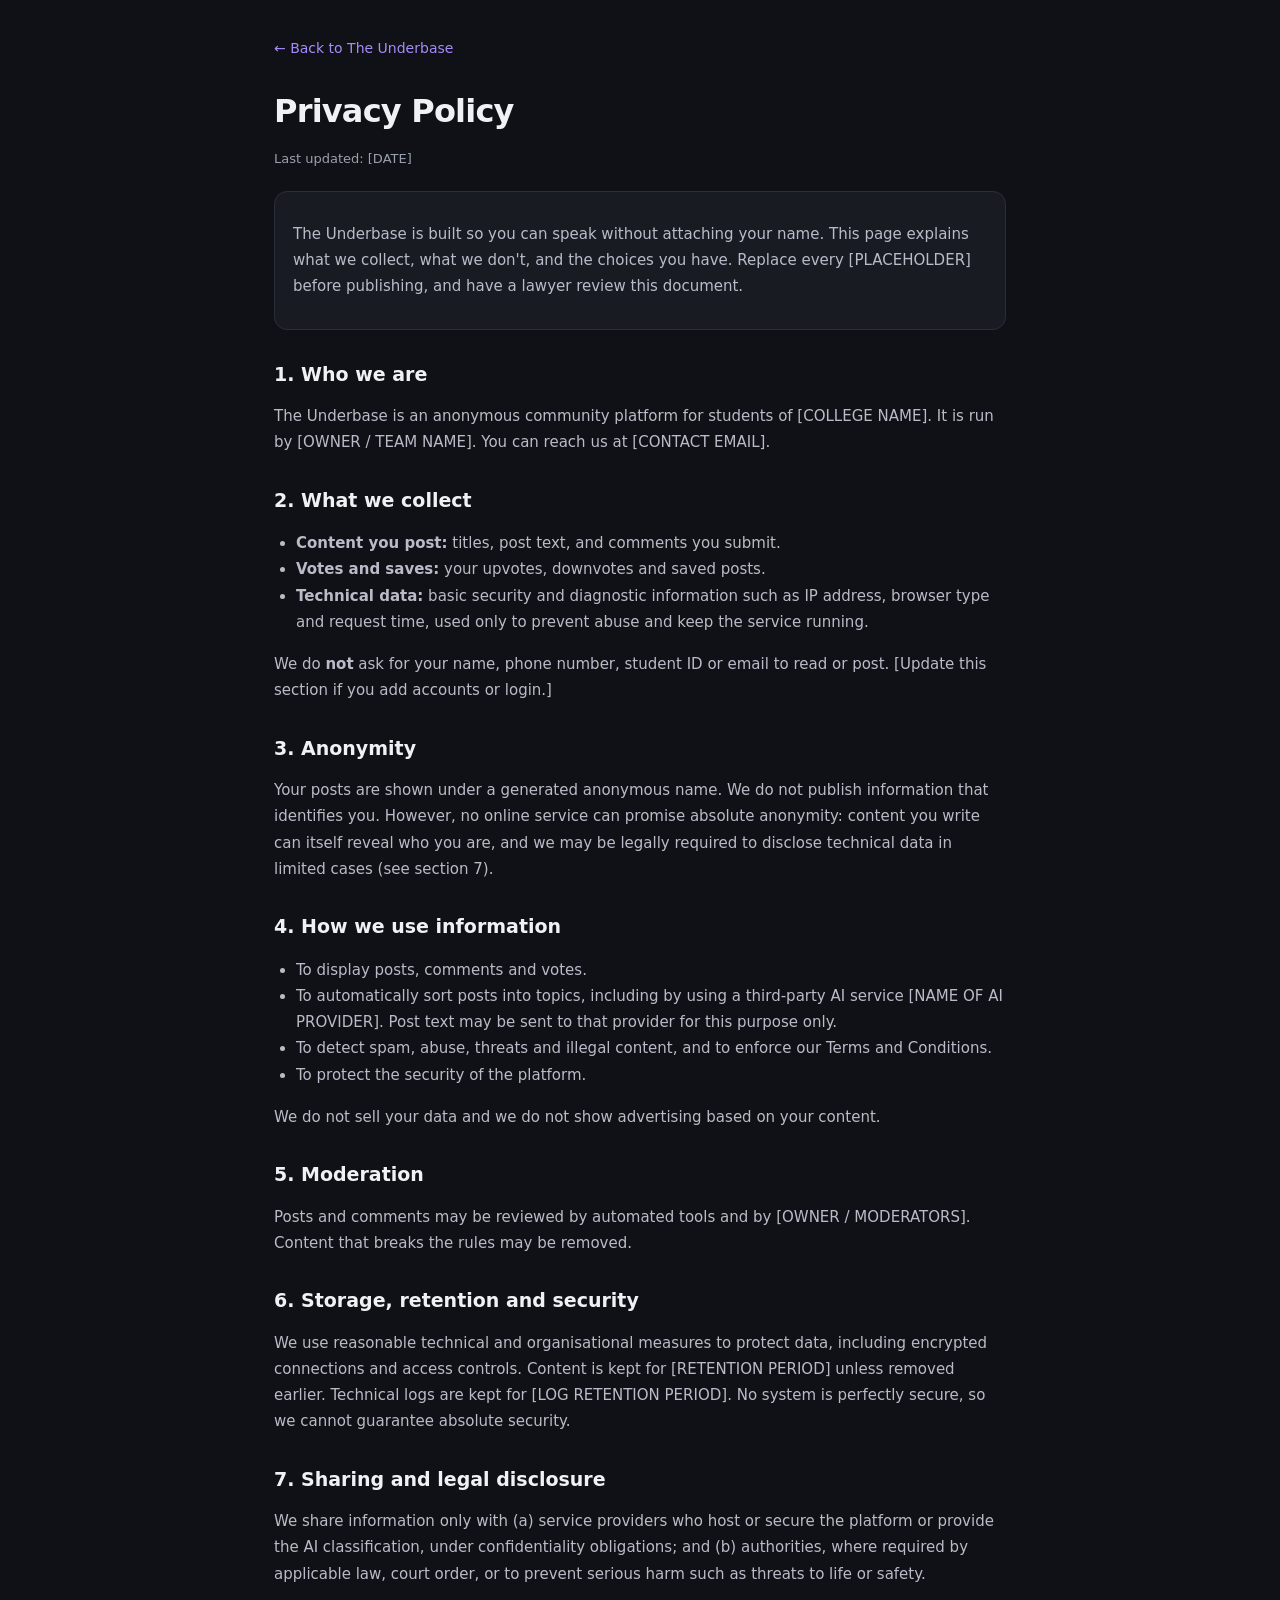
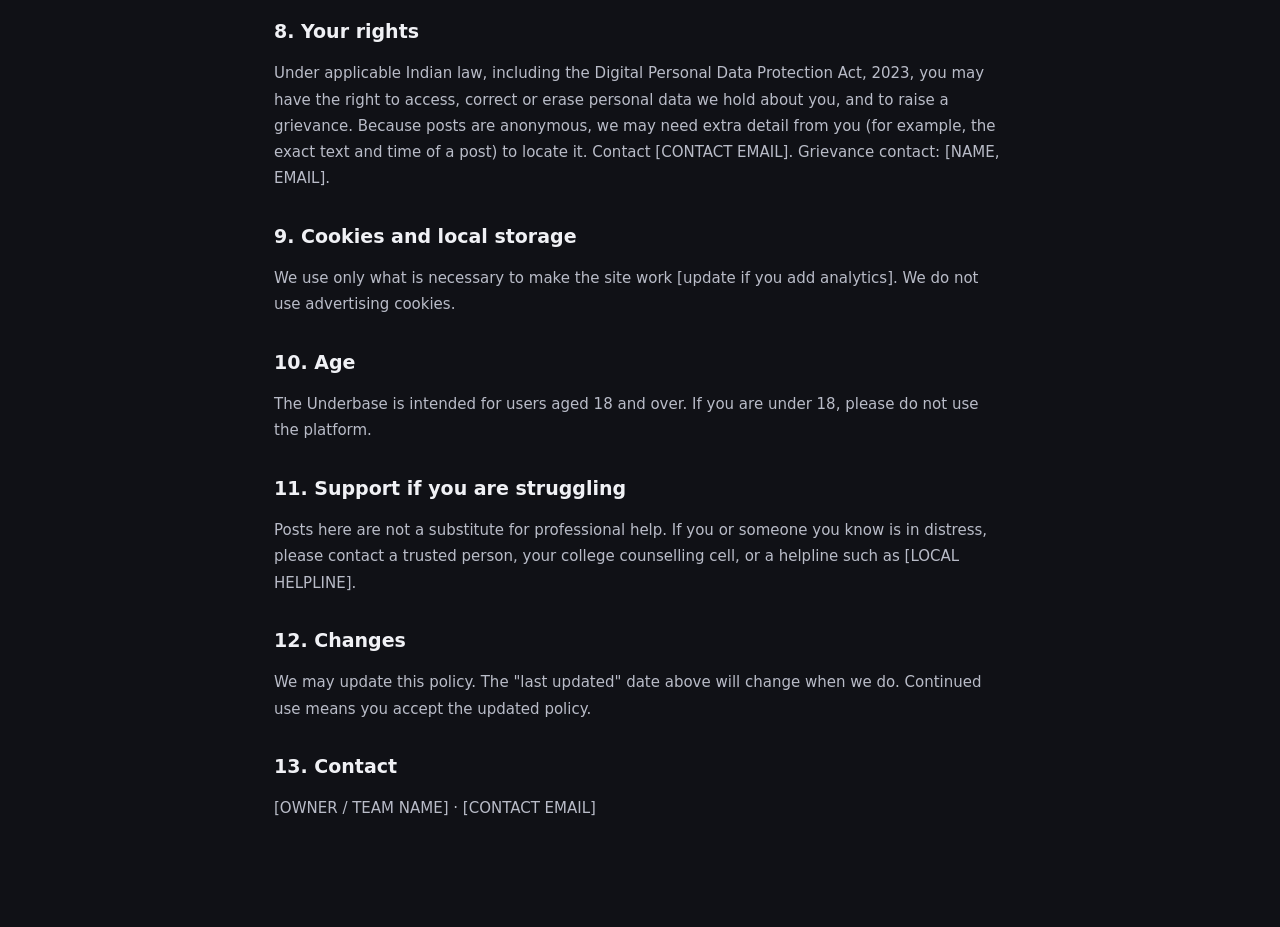
<file: privacy.html>
<!DOCTYPE html>
<html lang="en">
<head>
  <meta charset="UTF-8">
  <meta name="viewport" content="width=device-width, initial-scale=1.0">
  <meta http-equiv="Content-Security-Policy" content="default-src 'none'; style-src 'self' https://fonts.googleapis.com; font-src https://fonts.gstatic.com; base-uri 'none'; form-action 'none'; object-src 'none'">
  <meta name="referrer" content="no-referrer">
  <meta name="theme-color" content="#101116">
  <title>Privacy Policy | The Underbase</title>
  <link href="https://fonts.googleapis.com/css2?family=DM+Sans:wght@400;500;600;700;800&display=swap" rel="stylesheet">
  <link rel="stylesheet" href="style.css">
</head>
<body>
<main class="legal">
  <a class="back" href="index.html">← Back to The Underbase</a>
  <h1>Privacy Policy</h1>
  <p class="updated">Last updated: [DATE]</p>

  <div class="callout"><p>The Underbase is built so you can speak without attaching your name. This page explains what we collect, what we don't, and the choices you have. Replace every [PLACEHOLDER] before publishing, and have a lawyer review this document.</p></div>

  <h2>1. Who we are</h2>
  <p>The Underbase is an anonymous community platform for students of [COLLEGE NAME]. It is run by [OWNER / TEAM NAME]. You can reach us at [CONTACT EMAIL].</p>

  <h2>2. What we collect</h2>
  <ul>
    <li><strong>Content you post:</strong> titles, post text, and comments you submit.</li>
    <li><strong>Votes and saves:</strong> your upvotes, downvotes and saved posts.</li>
    <li><strong>Technical data:</strong> basic security and diagnostic information such as IP address, browser type and request time, used only to prevent abuse and keep the service running.</li>
  </ul>
  <p>We do <strong>not</strong> ask for your name, phone number, student ID or email to read or post. [Update this section if you add accounts or login.]</p>

  <h2>3. Anonymity</h2>
  <p>Your posts are shown under a generated anonymous name. We do not publish information that identifies you. However, no online service can promise absolute anonymity: content you write can itself reveal who you are, and we may be legally required to disclose technical data in limited cases (see section 7).</p>

  <h2>4. How we use information</h2>
  <ul>
    <li>To display posts, comments and votes.</li>
    <li>To automatically sort posts into topics, including by using a third-party AI service [NAME OF AI PROVIDER]. Post text may be sent to that provider for this purpose only.</li>
    <li>To detect spam, abuse, threats and illegal content, and to enforce our Terms and Conditions.</li>
    <li>To protect the security of the platform.</li>
  </ul>
  <p>We do not sell your data and we do not show advertising based on your content.</p>

  <h2>5. Moderation</h2>
  <p>Posts and comments may be reviewed by automated tools and by [OWNER / MODERATORS]. Content that breaks the rules may be removed.</p>

  <h2>6. Storage, retention and security</h2>
  <p>We use reasonable technical and organisational measures to protect data, including encrypted connections and access controls. Content is kept for [RETENTION PERIOD] unless removed earlier. Technical logs are kept for [LOG RETENTION PERIOD]. No system is perfectly secure, so we cannot guarantee absolute security.</p>

  <h2>7. Sharing and legal disclosure</h2>
  <p>We share information only with (a) service providers who host or secure the platform or provide the AI classification, under confidentiality obligations; and (b) authorities, where required by applicable law, court order, or to prevent serious harm such as threats to life or safety.</p>

  <h2>8. Your rights</h2>
  <p>Under applicable Indian law, including the Digital Personal Data Protection Act, 2023, you may have the right to access, correct or erase personal data we hold about you, and to raise a grievance. Because posts are anonymous, we may need extra detail from you (for example, the exact text and time of a post) to locate it. Contact [CONTACT EMAIL]. Grievance contact: [NAME, EMAIL].</p>

  <h2>9. Cookies and local storage</h2>
  <p>We use only what is necessary to make the site work [update if you add analytics]. We do not use advertising cookies.</p>

  <h2>10. Age</h2>
  <p>The Underbase is intended for users aged 18 and over. If you are under 18, please do not use the platform.</p>

  <h2>11. Support if you are struggling</h2>
  <p>Posts here are not a substitute for professional help. If you or someone you know is in distress, please contact a trusted person, your college counselling cell, or a helpline such as [LOCAL HELPLINE].</p>

  <h2>12. Changes</h2>
  <p>We may update this policy. The "last updated" date above will change when we do. Continued use means you accept the updated policy.</p>

  <h2>13. Contact</h2>
  <p>[OWNER / TEAM NAME] · [CONTACT EMAIL]</p>
</main>
</body>
</html>
</file>
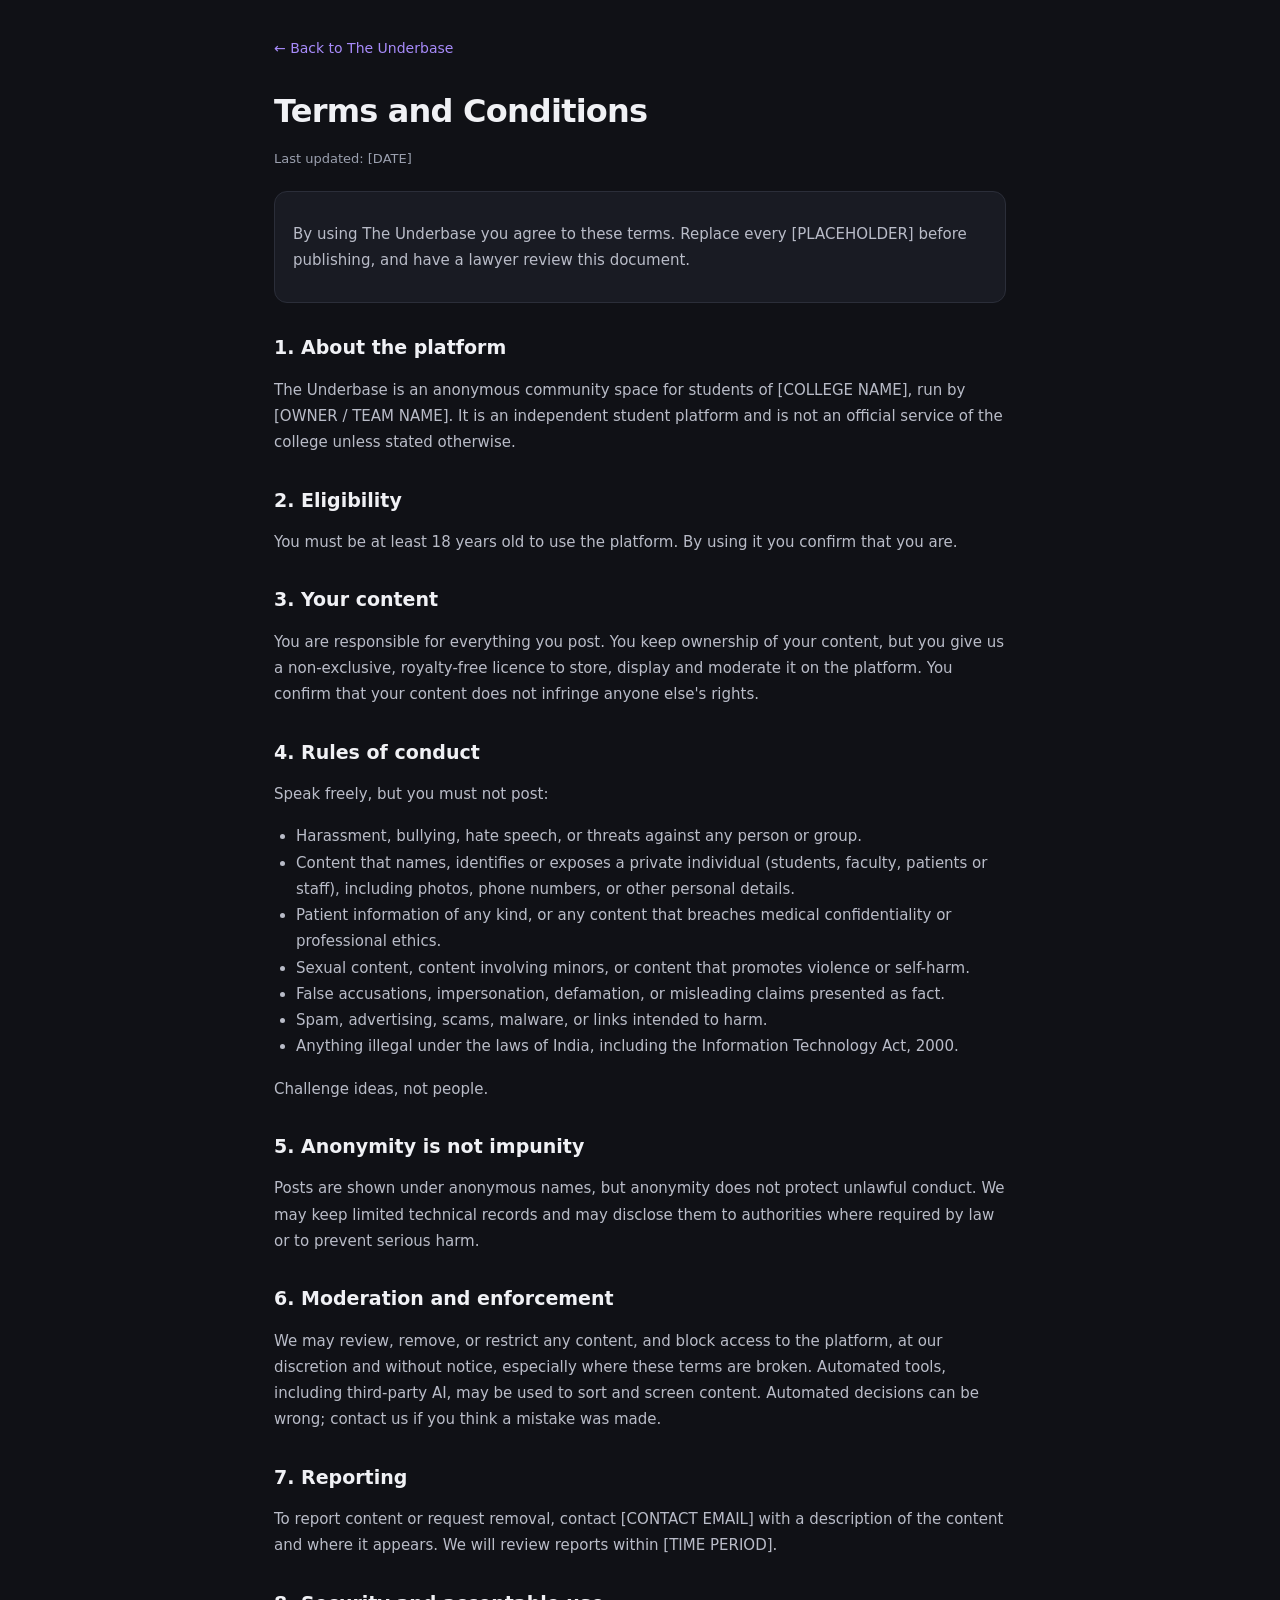
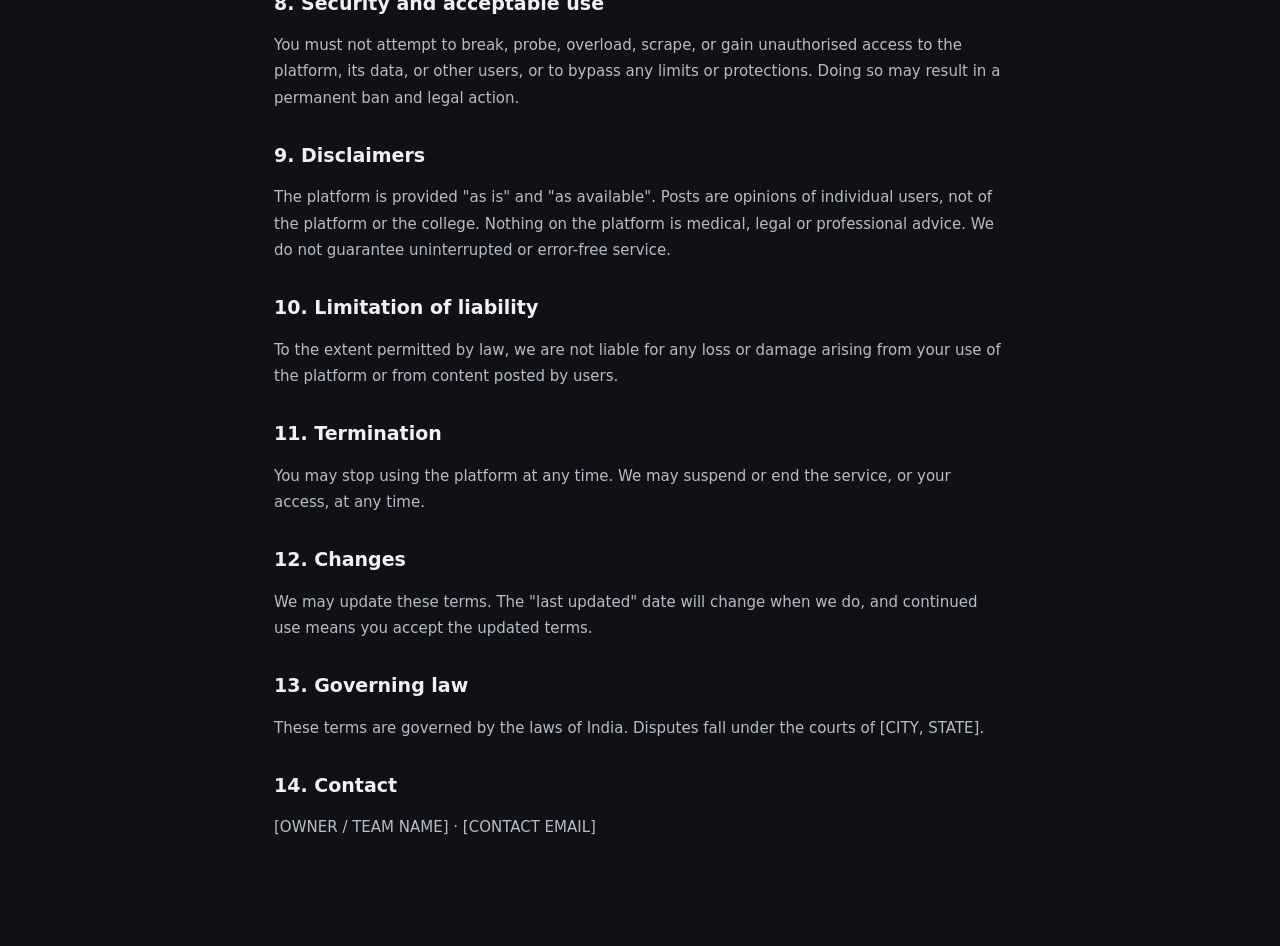
<file: terms.html>
<!---- The UnderBase ---->
<!--- TERMS ---> 
<!DOCTYPE html>
<html lang="en">
<head>
  <meta charset="UTF-8">
  <meta name="viewport" content="width=device-width, initial-scale=1.0">
  <meta http-equiv="Content-Security-Policy" content="default-src 'none'; style-src 'self' https://fonts.googleapis.com; font-src https://fonts.gstatic.com; base-uri 'none'; form-action 'none'; object-src 'none'">
  <meta name="referrer" content="no-referrer">
  <meta name="theme-color" content="#101116">
  <title>Terms and Conditions | The Underbase</title>
  <link href="https://fonts.googleapis.com/css2?family=DM+Sans:wght@400;500;600;700;800&display=swap" rel="stylesheet">
  <link rel="stylesheet" href="style.css">
</head>
<body>
<main class="legal">
  <a class="back" href="index.html">← Back to The Underbase</a>
  <h1>Terms and Conditions</h1>
  <p class="updated">Last updated: [DATE]</p>

  <div class="callout"><p>By using The Underbase you agree to these terms. Replace every [PLACEHOLDER] before publishing, and have a lawyer review this document.</p></div>

  <h2>1. About the platform</h2>
  <p>The Underbase is an anonymous community space for students of [COLLEGE NAME], run by [OWNER / TEAM NAME]. It is an independent student platform and is not an official service of the college unless stated otherwise.</p>

  <h2>2. Eligibility</h2>
  <p>You must be at least 18 years old to use the platform. By using it you confirm that you are.</p>

  <h2>3. Your content</h2>
  <p>You are responsible for everything you post. You keep ownership of your content, but you give us a non-exclusive, royalty-free licence to store, display and moderate it on the platform. You confirm that your content does not infringe anyone else's rights.</p>

  <h2>4. Rules of conduct</h2>
  <p>Speak freely, but you must not post:</p>
  <ul>
    <li>Harassment, bullying, hate speech, or threats against any person or group.</li>
    <li>Content that names, identifies or exposes a private individual (students, faculty, patients or staff), including photos, phone numbers, or other personal details.</li>
    <li>Patient information of any kind, or any content that breaches medical confidentiality or professional ethics.</li>
    <li>Sexual content, content involving minors, or content that promotes violence or self-harm.</li>
    <li>False accusations, impersonation, defamation, or misleading claims presented as fact.</li>
    <li>Spam, advertising, scams, malware, or links intended to harm.</li>
    <li>Anything illegal under the laws of India, including the Information Technology Act, 2000.</li>
  </ul>
  <p>Challenge ideas, not people.</p>

  <h2>5. Anonymity is not impunity</h2>
  <p>Posts are shown under anonymous names, but anonymity does not protect unlawful conduct. We may keep limited technical records and may disclose them to authorities where required by law or to prevent serious harm.</p>

  <h2>6. Moderation and enforcement</h2>
  <p>We may review, remove, or restrict any content, and block access to the platform, at our discretion and without notice, especially where these terms are broken. Automated tools, including third-party AI, may be used to sort and screen content. Automated decisions can be wrong; contact us if you think a mistake was made.</p>

  <h2>7. Reporting</h2>
  <p>To report content or request removal, contact [CONTACT EMAIL] with a description of the content and where it appears. We will review reports within [TIME PERIOD].</p>

  <h2>8. Security and acceptable use</h2>
  <p>You must not attempt to break, probe, overload, scrape, or gain unauthorised access to the platform, its data, or other users, or to bypass any limits or protections. Doing so may result in a permanent ban and legal action.</p>

  <h2>9. Disclaimers</h2>
  <p>The platform is provided "as is" and "as available". Posts are opinions of individual users, not of the platform or the college. Nothing on the platform is medical, legal or professional advice. We do not guarantee uninterrupted or error-free service.</p>

  <h2>10. Limitation of liability</h2>
  <p>To the extent permitted by law, we are not liable for any loss or damage arising from your use of the platform or from content posted by users.</p>

  <h2>11. Termination</h2>
  <p>You may stop using the platform at any time. We may suspend or end the service, or your access, at any time.</p>

  <h2>12. Changes</h2>
  <p>We may update these terms. The "last updated" date will change when we do, and continued use means you accept the updated terms.</p>

  <h2>13. Governing law</h2>
  <p>These terms are governed by the laws of India. Disputes fall under the courts of [CITY, STATE].</p>

  <h2>14. Contact</h2>
  <p>[OWNER / TEAM NAME] · [CONTACT EMAIL]</p>
</main>
</body>
</html>
</file>
<file: style.css>
:root{--bg:#101116;--surface:#191b23;--surface2:#20232d;--surface3:#252936;--border:#2b2e39;--purple:#a78bfa;--purple-soft:#a78bfa1b;--mint:#55d6be;--text:#f0f1f5;--muted:#9ba0af;--danger:#ff7a8a;--radius:15px}
*{box-sizing:border-box}html{scroll-behavior:smooth;-webkit-text-size-adjust:100%}body{margin:0;background:var(--bg);color:var(--text);font-family:'DM Sans',system-ui,-apple-system,'Segoe UI',Roboto,sans-serif;font-size:16px;min-height:100vh;line-height:1.5}button,input,textarea,select{font:inherit}button{cursor:pointer}a{color:inherit}button:focus-visible,input:focus-visible,textarea:focus-visible,select:focus-visible,a:focus-visible{outline:2px solid var(--mint);outline-offset:2px}
.noscript{max-width:520px;margin:80px auto;padding:20px;text-align:center;color:var(--muted)}

/* Top bar **/
.topbar{height:68px;position:sticky;top:0;z-index:20;display:flex;align-items:center;gap:30px;padding:0 max(28px,calc((100% - 1380px)/2));background:#101116f5;border-bottom:1px solid #ffffff0c}
.brand{display:flex;align-items:center;gap:11px;color:var(--text);text-decoration:none;white-space:nowrap}
.brand-icon{display:grid;place-items:center;width:38px;height:38px;border-radius:12px;background:var(--purple);color:#17131f;font-size:22px;font-weight:800;letter-spacing:-2px}
.brand-word{text-transform:lowercase;font-size:16px;letter-spacing:-.45px;color:#c4c6d0}.brand-word b{color:#fff;font-weight:800}
.search{height:42px;flex:1;max-width:560px;display:flex;gap:11px;align-items:center;padding:0 15px;background:#1a1c24;border:1px solid transparent;border-radius:11px;color:var(--muted)}
.search:focus-within{border-color:#a78bfa66}.search>span{font-size:24px}
.search input{background:transparent;border:0;outline:none;width:100%;color:white;font-size:15px}.search input::placeholder{color:#777d8c}
.guest-pill{margin-left:auto;border:1px solid var(--border);background:transparent;color:#c5c7d0;padding:9px 14px;border-radius:10px;font-size:14px;text-decoration:none;white-space:nowrap}
.guest-pill:hover{border-color:#484456;color:#fff}
.online-dot,.pulse-dot{display:inline-block;width:8px;height:8px;border-radius:50%;background:var(--mint);margin-right:8px}

/* Layout */
.app-layout{max-width:1380px;margin:auto;display:grid;grid-template-columns:225px minmax(0,720px) 290px;justify-content:center;gap:34px;padding:28px 28px 80px}
.sidebar{position:sticky;top:90px;align-self:start;height:calc(100vh - 110px);overflow-y:auto;padding-right:4px}
.section-label,.eyebrow{color:#8a90a0;font-size:11px;font-weight:700;letter-spacing:1.1px}
.section-label{margin:16px 0 9px 12px}.campus-label{margin-top:26px}
.nav-item{display:flex;align-items:center;gap:13px;width:100%;padding:11px 12px;margin:2px 0;border:0;border-radius:10px;background:transparent;color:#a9adba;text-align:left;font-size:15px;text-decoration:none;transition:background .15s,color .15s}
.nav-icon{width:22px;text-align:center;font-size:19px;color:#8e93a2}
.nav-item:hover{background:#ffffff08;color:#fff}.nav-item.active{background:var(--purple-soft);color:#d6c8ff;font-weight:700}.nav-item.active .nav-icon{color:var(--purple)}
.sidebar-footer{display:flex;align-items:center;gap:11px;padding:16px 6px;margin-top:30px;border-top:1px solid var(--border);text-decoration:none;color:inherit}
.sidebar-footer strong,.sidebar-footer small{display:block;font-size:13px}.sidebar-footer small{color:var(--muted);margin-top:3px;font-size:11px}
.more-dots{margin-left:auto;color:var(--muted);font-size:21px}
.guest-avatar{flex-shrink:0;width:38px;height:38px;display:grid;place-items:center;border-radius:50%;background:#343044;color:#d9caff;font-weight:700;font-size:14px}

/* Feed */
.feed{min-width:0}
.feed-heading{display:flex;align-items:end;justify-content:space-between;gap:12px;margin:4px 0 20px}
.feed-heading h1{font-size:26px;letter-spacing:-.8px;margin:7px 0 0;font-weight:700;line-height:1.2}
.feed-heading select{background:var(--surface);border:1px solid var(--border);color:#c8cad3;border-radius:9px;padding:9px 12px;font-size:14px}
.page-note{margin:-8px 0 18px;color:var(--muted);font-size:14px;line-height:1.6}
.mobile-pages{display:none}
.community-strip{display:flex;gap:9px;overflow-x:auto;padding:1px 0 16px;scrollbar-width:none}.community-strip::-webkit-scrollbar{display:none}
.community-chip{display:flex;align-items:center;gap:7px;flex-shrink:0;background:transparent;border:1px solid var(--border);border-radius:9px;padding:9px 13px;color:#a9adba;font-size:14px;text-decoration:none;white-space:nowrap}
.community-chip:hover,.community-chip.active{background:var(--purple-soft);border-color:#a78bfa55;color:#d9ccff}
.chip-symbol{font-size:15px;color:var(--mint)}

.composer,.composer-panel,.right-card,.profile-card,.auth-card{background:var(--surface);border:1px solid var(--border);border-radius:var(--radius)}
.composer{display:flex;align-items:center;gap:13px;padding:13px;margin:2px 0 25px}
.composer-trigger{flex:1;padding:12px 14px;background:#222530;border:1px solid transparent;color:#a0a5b4;border-radius:10px;text-align:left;font-size:15px}
.composer-trigger:hover{border-color:#555063;color:#dfe0e7}
.create-icon{background:var(--purple);color:#17131f;border:0;border-radius:10px;width:42px;height:42px;font-size:25px;font-weight:500}
.composer-panel{padding:20px;margin-top:-13px;margin-bottom:24px}
.composer-panel h3{margin:0 0 14px;font-size:17px}
.composer-panel input,.composer-panel textarea{width:100%;padding:12px 14px;border:1px solid var(--border);background:#11131a;color:white;border-radius:10px;margin-bottom:10px;outline:none;font-size:15px}
.composer-panel input:focus,.composer-panel textarea:focus{border-color:#a78bfa88}
.composer-panel textarea{min-height:125px;resize:vertical}
.composer-controls{display:flex;gap:12px;align-items:center;justify-content:space-between}
.auto-note{margin:0;color:var(--muted);font-size:12px}
.primary-btn{background:var(--purple);color:#17131f;border:0;border-radius:10px;padding:11px 18px;font-weight:700;font-size:14px}.primary-btn:disabled{opacity:.6;cursor:wait}.primary-btn span{margin-left:6px}
.secondary-btn,.danger-btn{background:transparent;border:1px solid var(--border);color:#c8cad3;border-radius:10px;padding:10px 16px;font-size:14px}
.secondary-btn:hover{border-color:#484456;color:#fff}
.danger-btn{color:var(--danger);border-color:#ff7a8a44}.danger-btn:hover{background:#ff7a8a12}
.demo-note{display:block;color:var(--muted);font-size:12px;line-height:1.6;margin-top:11px}
.feed-subhead{display:flex;align-items:center;justify-content:space-between;margin:0 2px 11px;color:#dfe0e7;font-size:15px;font-weight:700}
.live-label{font-size:10px;letter-spacing:.8px;color:#8a90a0;font-weight:600}.live-label i{display:inline-block;width:7px;height:7px;background:var(--mint);border-radius:50%;margin-right:6px}

/* Posts */
.posts{display:grid;gap:11px}
.post-card{background:var(--surface);border:1px solid var(--border);border-radius:13px;padding:17px 19px;transition:border-color .15s,background .15s}
.post-card:hover{border-color:#484456;background:#1c1e27}
.post-top,.post-actions{display:flex;align-items:center;justify-content:space-between;gap:10px}
.post-author{display:flex;align-items:center;gap:11px}
.post-author strong{font-size:13px;font-weight:700;color:#e4e5eb}.post-author small{display:block;color:#8d93a1;margin-top:3px;font-size:11px}
.mini-avatar{width:36px;height:36px;border-radius:50%;display:grid;place-items:center;background:#343044;color:#d8caff;font-size:14px;font-weight:700}
.flair{color:#c9baff;background:#a78bfa14;border-radius:6px;padding:5px 9px;font-size:11px;font-weight:600}
.post-card h3{font-size:18px;line-height:1.4;margin:14px 0 6px;letter-spacing:-.2px}
.post-body{color:#bcbfca;line-height:1.65;font-size:15px;white-space:pre-wrap;overflow-wrap:anywhere;margin:0}
.post-actions{justify-content:flex-start;margin-top:15px;flex-wrap:wrap}
.action-btn{display:inline-flex;align-items:center;gap:6px;background:#222530;border:1px solid transparent;color:#a2a7b5;padding:8px 12px;border-radius:8px;font-size:13px}
.action-btn.selected{color:var(--mint);background:#55d6be12;border-color:#55d6be40}
.action-btn:hover{color:#fff;background:#2a2d38}.action-spacer{flex:1}

/* Right bar */
.rightbar{display:grid;align-content:start;gap:14px}
.right-card{padding:18px}.right-card h3{font-size:17px;margin:9px 0}
.right-card p{color:#9ea3b2;line-height:1.65;font-size:13px;margin-bottom:2px}
.pulse-line{color:var(--mint);margin:14px 0 9px;font-size:13px}
.card-heading{display:flex;align-items:center;justify-content:space-between}.tiny-arrow{color:var(--mint)}
.trend-item{padding:14px 0;border-bottom:1px solid var(--border)}.trend-item:last-child{border:0;padding-bottom:0}
.trend-item small,.trend-item strong,.trend-item span{display:block}
.trend-item small{color:var(--mint);font-size:10px;letter-spacing:.6px}.trend-item strong{margin:5px 0;font-size:14px;overflow-wrap:anywhere}.trend-item span{color:var(--muted);font-size:12px}
.safety-card{background:#171a20;border-color:#3b3b4a}
.site-footer{color:#7a7f8e;font-size:11px;line-height:2;padding:4px 8px}
.empty{text-align:center;padding:50px 10px;color:var(--muted)}.empty span{color:var(--mint);font-size:32px}.hidden{display:none!important}

/* Account page */
.profile-card{display:flex;align-items:center;gap:16px;padding:20px;margin-bottom:14px;flex-wrap:wrap}
.profile-card .guest-avatar{width:56px;height:56px;font-size:20px}
.profile-card strong{display:block;font-size:17px}.profile-card small{display:block;color:var(--muted);margin-top:3px;font-size:13px}
.stat-grid{display:grid;grid-template-columns:repeat(4,1fr);gap:10px;width:100%;margin-top:6px}
.stat{background:#20232d;border-radius:11px;padding:12px 14px}
.stat b{display:block;font-size:22px;letter-spacing:-.5px}.stat span{color:var(--muted);font-size:12px}
.auth-card{padding:20px;margin-bottom:14px}
.auth-card h3{margin:0 0 4px;font-size:17px}.auth-card>p{color:var(--muted);font-size:13px;line-height:1.6;margin:0 0 14px}
.auth-tabs{display:flex;gap:8px;margin-bottom:16px}
.auth-tab{background:transparent;border:1px solid var(--border);color:#a9adba;border-radius:9px;padding:9px 14px;font-size:14px}
.auth-tab.active{background:var(--purple-soft);border-color:#a78bfa55;color:#d9ccff;font-weight:700}
.field{display:block;margin-bottom:12px}
.field span{display:block;font-size:13px;color:#c8cad3;margin-bottom:6px}
.field input[type=email],.field input[type=password]{width:100%;padding:12px 14px;border:1px solid var(--border);background:#11131a;color:white;border-radius:10px;outline:none;font-size:15px}
.field input:focus{border-color:#a78bfa88}
.check{display:flex;gap:10px;align-items:flex-start;margin:4px 0 14px;color:#c8cad3;font-size:13px;line-height:1.5}
.check input{margin-top:3px;width:16px;height:16px;accent-color:var(--purple)}
.btn-row{display:flex;gap:10px;flex-wrap:wrap}

/* Modal + comments */
.modal{position:fixed;inset:0;z-index:50;background:#05060acc;display:grid;place-items:center;padding:16px}
.modal-content{width:min(100%,660px);max-height:88vh;overflow-y:auto;padding:25px;background:var(--surface);border:1px solid var(--border);border-radius:15px;position:relative}
.modal-content h2{font-size:22px;line-height:1.35;margin:9px 0 11px}
.modal-content hr{border:0;border-top:1px solid var(--border);margin:18px 0}
.modal-content h3{font-size:16px}
.close-btn{float:right;background:transparent;border:0;color:white;font-size:30px;line-height:1;padding:0 4px}
.modal-comment{display:flex;gap:13px;align-items:flex-start;justify-content:space-between;padding:12px 14px;border-left:3px solid var(--purple);background:var(--surface2);margin-top:11px;border-radius:0 10px 10px 0;line-height:1.6;color:#c9cbd5;font-size:15px}
.comment-text{overflow-wrap:anywhere;flex:1}
.comment-votes{display:flex;flex-direction:column;align-items:center;gap:4px;flex-shrink:0}
.comment-vote-btn{background:#222530;border:1px solid transparent;color:#a2a7b5;border-radius:7px;width:32px;height:27px;font-size:14px;line-height:1}
.comment-vote-btn:hover{color:#fff;background:#2a2d38}
.comment-vote-btn.selected{color:var(--mint);background:#55d6be12;border-color:#55d6be40}
.comment-score{font-size:13px;font-weight:700;color:#dfe0e7}

.toast{position:fixed;bottom:90px;left:50%;transform:translateX(-50%);background:#252832;border:1px solid #55d6be66;color:white;padding:12px 18px;border-radius:11px;z-index:60;opacity:0;pointer-events:none;transition:opacity .2s;max-width:90%;text-align:center;font-size:14px}
.toast.show{opacity:1}.mobile-nav{display:none}

/* Legal pages (privacy.html, terms.html) */
.legal{max-width:780px;margin:0 auto;padding:36px 24px 90px}
.legal .back{display:inline-block;margin-bottom:22px;color:var(--purple);text-decoration:none;font-size:14px}
.legal h1{font-size:32px;letter-spacing:-.8px;margin:6px 0 8px}
.legal h2{font-size:19px;margin:30px 0 8px}
.legal p,.legal li{color:#b9bcc8;line-height:1.75;font-size:15px}
.legal ul{padding-left:22px}
.legal .updated{color:var(--muted);font-size:13px}
.legal .callout{background:var(--surface);border:1px solid var(--border);border-radius:13px;padding:14px 18px;margin:20px 0}

/* Responsive */
@media(max-width:1200px){.app-layout{grid-template-columns:205px minmax(0,720px);gap:26px}.rightbar{display:none}}
@media(max-width:700px){
  body{font-size:16px}
  .topbar{height:64px;padding:0 14px;gap:10px}.brand{gap:8px}.brand-word{font-size:14px}.brand-icon{width:36px;height:36px;font-size:21px}
  .search{height:42px;padding:0 11px;gap:8px}.search input{font-size:15px}.guest-pill{padding:9px 11px;font-size:13px}
  .app-layout{display:block;padding:20px 14px 104px}.sidebar{display:none}
  .mobile-pages{display:flex;gap:8px;overflow-x:auto;margin:0 -14px 16px;padding:1px 14px 2px;scrollbar-width:none}.mobile-pages::-webkit-scrollbar{display:none}
  .feed-heading{margin:0 2px 16px}.feed-heading h1{font-size:25px}.feed-heading select{padding:10px;font-size:14px}
  .community-strip{margin-right:-14px;padding-right:14px}.community-chip{padding:10px 13px;font-size:14px}
  .composer{margin-bottom:22px;padding:12px}
  .composer-controls{flex-direction:column;align-items:stretch}.primary-btn{width:100%}.auto-note{text-align:center}
  .post-card{padding:16px}.post-card h3{font-size:18px}.post-body{font-size:15px}
  .stat-grid{grid-template-columns:repeat(2,1fr)}
  .mobile-nav{display:flex;justify-content:space-around;position:fixed;z-index:30;bottom:0;left:0;width:100%;padding:10px 4px calc(10px + env(safe-area-inset-bottom));background:#15171ef7;border-top:1px solid var(--border)}
  .mobile-tab{display:grid;gap:3px;justify-items:center;background:transparent;border:0;color:#8d93a1;min-width:56px;text-decoration:none}
  .mobile-tab span{font-size:23px;line-height:1}.mobile-tab small{font-size:11px}.mobile-tab.active{color:var(--purple)}
  .mobile-tab.create-tab span{display:grid;place-items:center;width:38px;height:30px;border-radius:9px;background:var(--purple);color:#17131f;font-size:25px}
  .modal-content{padding:20px}.toast{bottom:92px}
  .legal{padding:26px 16px 70px}.legal h1{font-size:28px}
}
@media(prefers-reduced-motion:reduce){*,*::before,*::after{animation-duration:.01ms!important;transition-duration:.01ms!important;scroll-behavior:auto!important}}
</file>
